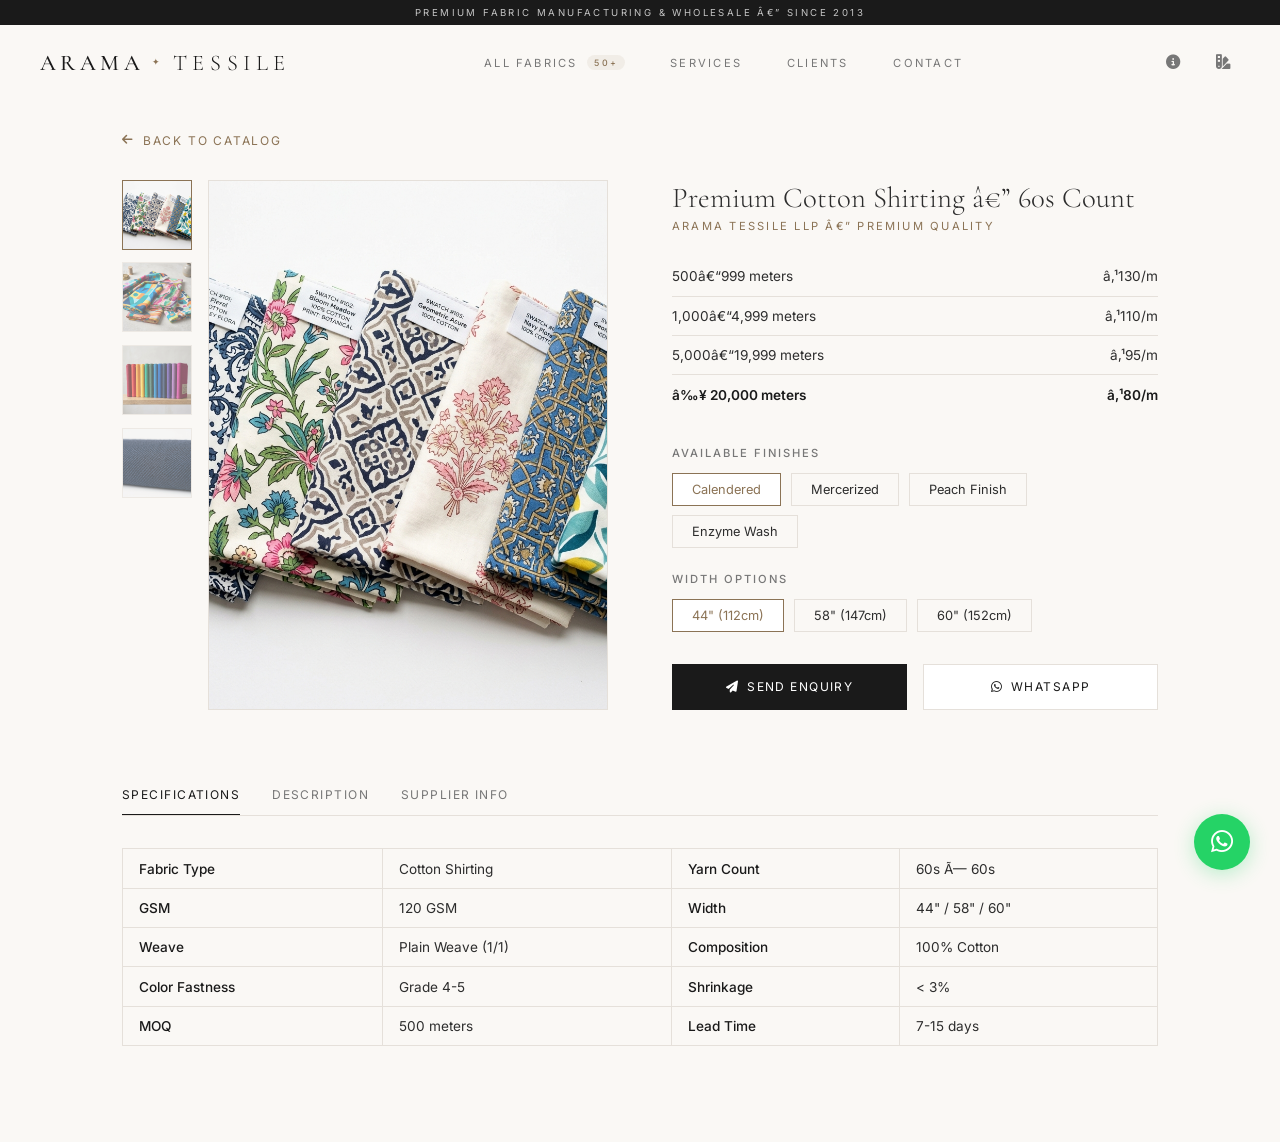
<file: product-detail.html>
<!DOCTYPE html>
<html lang="en">
<head>
<meta charset="UTF-8"><meta name="viewport" content="width=device-width, initial-scale=1.0">
<title>Premium Cotton Shirting â€” Arama Tessile LLP</title>
<link href="https://fonts.googleapis.com/css2?family=Cormorant+Garamond:wght@300;400;500;600&family=Inter:wght@300;400;500;600&display=swap" rel="stylesheet">
<link rel="stylesheet" href="https://cdnjs.cloudflare.com/ajax/libs/font-awesome/6.4.0/css/all.min.css">
<link rel="stylesheet" href="css/styles.css">
<style>
.pd-container{max-width:1100px;margin:0 auto;padding:8rem 2rem 4rem}
.pd-back{font-size:.75rem;letter-spacing:.15em;text-transform:uppercase;color:var(--accent);text-decoration:none;display:inline-flex;align-items:center;gap:.5rem;margin-bottom:2rem;transition:color .3s}
.pd-back:hover{color:var(--black)}
.pd-grid{display:grid;grid-template-columns:1fr 1fr;gap:4rem}
.pd-gallery{display:flex;gap:1rem}
.pd-thumbs{display:flex;flex-direction:column;gap:.8rem}
.pd-thumbs img{width:70px;height:70px;object-fit:cover;border:1px solid var(--border);cursor:pointer;transition:border-color .3s;opacity:.6}
.pd-thumbs img.active{border-color:var(--accent);opacity:1}
.pd-main-img{flex:1;aspect-ratio:1;overflow:hidden;cursor:zoom-in;border:1px solid var(--border)}
.pd-main-img img{width:100%;height:100%;object-fit:cover;transition:transform .6s}
.pd-main-img:hover img{transform:scale(1.8)}
.pd-details h1{font-family:'Cormorant Garamond',serif;font-size:1.8rem;font-weight:300;margin-bottom:.3rem}
.pd-brand{font-size:.7rem;letter-spacing:.2em;text-transform:uppercase;color:var(--accent);margin-bottom:1.5rem}
.pd-price-table{width:100%;border-collapse:collapse;margin-bottom:2rem}
.pd-price-table td{padding:.7rem 0;border-bottom:1px solid var(--border);font-size:.85rem}
.pd-price-table tr:last-child td{font-weight:600;color:var(--black);border-bottom:none}
.pd-section{margin-bottom:1.5rem}
.pd-section h3{font-size:.7rem;letter-spacing:.18em;text-transform:uppercase;color:var(--text-light);margin-bottom:.8rem;font-family:'Inter',sans-serif;font-weight:500}
.pd-options{display:flex;gap:.6rem;flex-wrap:wrap}
.pd-option{border:1px solid var(--border);padding:.5rem 1.2rem;font-size:.8rem;cursor:pointer;transition:all .3s;background:var(--bg)}
.pd-option.active{border-color:var(--accent);color:var(--accent);background:var(--white)}
.pd-option:hover{border-color:var(--accent)}
.pd-actions{display:flex;gap:1rem;margin-top:2rem}
.pd-btn{flex:1;padding:.9rem;font-family:'Inter',sans-serif;font-size:.75rem;letter-spacing:.12em;text-transform:uppercase;cursor:pointer;transition:all .3s;text-align:center;text-decoration:none;display:flex;align-items:center;justify-content:center;gap:.5rem}
.pd-btn.primary{background:var(--black);color:#fff;border:1px solid var(--black)}
.pd-btn.primary:hover{background:var(--accent);border-color:var(--accent)}
.pd-btn.secondary{background:var(--white);color:var(--black);border:1px solid var(--border)}
.pd-btn.secondary:hover{border-color:var(--black)}
.pd-tabs{display:flex;gap:2rem;border-bottom:1px solid var(--border);margin-top:4rem}
.pd-tab{background:none;border:none;padding:.8rem 0;font-size:.75rem;letter-spacing:.12em;text-transform:uppercase;cursor:pointer;color:var(--text-light);transition:color .3s;font-family:'Inter',sans-serif}
.pd-tab.active{color:var(--black);border-bottom:1px solid var(--black)}
.tab-content{display:none;padding:2rem 0}
.tab-content.active{display:block}
.attr-table{width:100%;border-collapse:collapse}
.attr-table td{border:1px solid var(--border);padding:.7rem 1rem;font-size:.85rem}
.attr-table td:nth-child(odd){background:var(--bg);font-weight:500;color:var(--black)}
@media(max-width:768px){.pd-grid{grid-template-columns:1fr}.pd-gallery{flex-direction:column-reverse}.pd-thumbs{flex-direction:row;overflow-x:auto}}
</style>
</head>
<body>

<div class="etro-topbar"><div class="etro-topbar-inner"><span>Premium Fabric Manufacturing & Wholesale â€” Since 2013</span></div></div>

<header class="etro-header" id="site-header">
    <nav class="etro-nav">
        <div class="etro-nav-left"><a href="index.html" class="etro-logo"><span class="logo-word" data-text="ARAMA">ARAMA</span><span class="logo-sep">✦</span><span class="logo-word logo-light" data-text="TESSILE">TESSILE</span></a></div>
        <div class="etro-nav-center">
            <a href="products.html" class="etro-nav-link">All Fabrics<span class="etro-nav-count">50+</span></a>
            <a href="services.html" class="etro-nav-link">Services</a>
            <a href="clients.html" class="etro-nav-link">Clients</a>
            <a href="contact.html" class="etro-nav-link">Contact</a>
        </div>
        <div class="etro-nav-right">
            <a href="about.html" class="etro-nav-icon"><i class="fas fa-info-circle"></i></a>
            <a href="contact.html" class="etro-nav-icon"><i class="fas fa-swatchbook"></i></a>
        </div>
        <button class="etro-menu-btn" id="mobile-menu-btn" aria-label="Menu"><span></span><span></span><span></span></button>
    </nav>
</header>

<div id="mobile-menu" class="etro-mobile-menu closed">
    <div class="etro-mobile-header"><span class="etro-logo"><span class="logo-word">ARAMA</span><span class="logo-sep">✦</span><span class="logo-word logo-light">TESSILE</span></span><button id="mobile-menu-close" aria-label="Close"><i class="fas fa-times"></i></button></div>
    <div class="etro-mobile-links"><a href="index.html">Home</a><a href="products.html">All Fabrics</a><a href="about.html">About</a><a href="services.html">Services</a><a href="clients.html">Clients</a><a href="contact.html">Contact</a></div>
</div>

<div class="pd-container">
    <a href="products.html" class="pd-back"><i class="fas fa-arrow-left"></i> Back to Catalog</a>

    <div class="pd-grid">
        <div class="pd-gallery">
            <div class="pd-thumbs">
                <img src="images/fabrics/cotton-shirting.png" alt="White" class="active" onclick="switchImage(this)">
                <img src="images/fabrics/printed-fabric.png" alt="Printed" onclick="switchImage(this)">
                <img src="images/fabrics/dyed-fabric.png" alt="Dyed" onclick="switchImage(this)">
                <img src="images/fabrics/woven-fabric.png" alt="Woven" onclick="switchImage(this)">
            </div>
            <div class="pd-main-img">
                <img id="mainImage" src="images/fabrics/cotton-shirting.png" alt="Premium Cotton Shirting">
            </div>
        </div>

        <div class="pd-details">
            <h1>Premium Cotton Shirting â€” 60s Count</h1>
            <div class="pd-brand">Arama Tessile LLP â€” Premium Quality</div>

            <table class="pd-price-table">
                <tr><td>500â€“999 meters</td><td style="text-align:right">â‚¹130/m</td></tr>
                <tr><td>1,000â€“4,999 meters</td><td style="text-align:right">â‚¹110/m</td></tr>
                <tr><td>5,000â€“19,999 meters</td><td style="text-align:right">â‚¹95/m</td></tr>
                <tr><td>â‰¥ 20,000 meters</td><td style="text-align:right">â‚¹80/m</td></tr>
            </table>

            <div class="pd-section"><h3>Available Finishes</h3>
                <div class="pd-options">
                    <div class="pd-option active" onclick="selectOpt(this)">Calendered</div>
                    <div class="pd-option" onclick="selectOpt(this)">Mercerized</div>
                    <div class="pd-option" onclick="selectOpt(this)">Peach Finish</div>
                    <div class="pd-option" onclick="selectOpt(this)">Enzyme Wash</div>
                </div>
            </div>

            <div class="pd-section"><h3>Width Options</h3>
                <div class="pd-options">
                    <div class="pd-option active" onclick="selectOpt(this)">44" (112cm)</div>
                    <div class="pd-option" onclick="selectOpt(this)">58" (147cm)</div>
                    <div class="pd-option" onclick="selectOpt(this)">60" (152cm)</div>
                </div>
            </div>

            <div class="pd-actions">
                <button class="pd-btn primary" onclick="alert('Enquiry sent! We will contact you within 24 hours.')"><i class="fas fa-paper-plane"></i> Send Enquiry</button>
                <a href="https://wa.me/919999999999" class="pd-btn secondary" target="_blank"><i class="fab fa-whatsapp"></i> WhatsApp</a>
            </div>
        </div>
    </div>

    <div class="pd-tabs">
        <button class="pd-tab active" onclick="switchTab('attributes')">Specifications</button>
        <button class="pd-tab" onclick="switchTab('description')">Description</button>
        <button class="pd-tab" onclick="switchTab('supplier')">Supplier Info</button>
    </div>
    <div class="tab-content active" id="attributes">
        <table class="attr-table">
            <tr><td>Fabric Type</td><td>Cotton Shirting</td><td>Yarn Count</td><td>60s Ã— 60s</td></tr>
            <tr><td>GSM</td><td>120 GSM</td><td>Width</td><td>44" / 58" / 60"</td></tr>
            <tr><td>Weave</td><td>Plain Weave (1/1)</td><td>Composition</td><td>100% Cotton</td></tr>
            <tr><td>Color Fastness</td><td>Grade 4-5</td><td>Shrinkage</td><td>&lt; 3%</td></tr>
            <tr><td>MOQ</td><td>500 meters</td><td>Lead Time</td><td>7-15 days</td></tr>
        </table>
    </div>
    <div class="tab-content" id="description"><p style="line-height:1.8;color:var(--text-light)">Our Premium Cotton Shirting is crafted from 60s count yarn, delivering smooth hand feel with excellent drape. Available in 40+ prints and 200+ dyed colors with superior color fastness (Grade 4-5) and minimal shrinkage (&lt;3%).</p></div>
    <div class="tab-content" id="supplier"><p style="line-height:1.8;color:var(--text-light)"><strong>Arama Tessile LLP</strong><br>LLPIN: AAB-8912 | GSTIN: 27AAYFA8415D1Z7<br><br><strong>Office:</strong> 102, Abhay House, 428 Kalbadevi Road, Mumbai 400002<br><strong>Factory:</strong> 4th Floor, 437/B Kewal Industrial Estate, Lower Parel, Mumbai 400013</p></div>
</div>

<a href="https://wa.me/919999999999" class="whatsapp-float" target="_blank"><i class="fab fa-whatsapp"></i></a>
<script src="js/script.js"></script>
<script>
function selectOpt(el){el.parentElement.querySelectorAll('.pd-option').forEach(o=>o.classList.remove('active'));el.classList.add('active')}
function switchTab(id){document.querySelectorAll('.pd-tab').forEach(t=>t.classList.remove('active'));document.querySelectorAll('.tab-content').forEach(c=>c.classList.remove('active'));document.querySelector(`[onclick="switchTab('${id}')"]`).classList.add('active');document.getElementById(id).classList.add('active')}
const zc=document.querySelector('.pd-main-img'),zi=document.getElementById('mainImage');
if(zc&&zi){zc.addEventListener('mousemove',e=>{const r=zc.getBoundingClientRect();zi.style.transformOrigin=`${((e.clientX-r.left)/r.width)*100}% ${((e.clientY-r.top)/r.height)*100}%`});zc.addEventListener('mouseleave',()=>{zi.style.transformOrigin='center'})}
</script>
</body>
</html>
</file>
<file: css/styles.css>
/* === ARAMA TESSILE — ETRO CLONE DESIGN === */
@import url('https://fonts.googleapis.com/css2?family=Cormorant+Garamond:wght@300;400;500;600&family=Inter:wght@300;400;500;600&display=swap');

:root {
    --bg: #FAF8F5; --white: #fff; --black: #1A1A1A; --text: #2D2D2D;
    --text-light: #777; --accent: #8B7355; --accent-light: #C4B498;
    --border: #E5E0DA; --dark: #111;
}
*{margin:0;padding:0;box-sizing:border-box}
html{scroll-behavior:smooth}
body{font-family:'Inter',sans-serif;color:var(--text);background:var(--bg);overflow-x:hidden;-webkit-font-smoothing:antialiased;cursor:none}
body.loaded .preloader{pointer-events:none}

/* === PRELOADER === */
.preloader{position:fixed;inset:0;z-index:9999;background:var(--black);display:flex;flex-direction:column;align-items:center;justify-content:center;gap:1.5rem}
.preloader-text{font-family:'Cormorant Garamond',serif;font-size:2rem;font-weight:300;color:var(--white);letter-spacing:.1em}
.preloader-line{width:60px;height:1px;background:var(--accent-light);transform:scaleX(0);transform-origin:left}

/* === CUSTOM CURSOR === */
.custom-cursor{position:fixed;width:8px;height:8px;background:var(--accent);border-radius:50%;pointer-events:none;z-index:9998;transform:translate(-50%,-50%);transition:width .3s,height .3s,background .3s;mix-blend-mode:difference}
.cursor-follower{position:fixed;width:36px;height:36px;border:1px solid rgba(139,115,85,.4);border-radius:50%;pointer-events:none;z-index:9997;transform:translate(-50%,-50%);transition:width .4s,height .4s,border-color .3s}
.custom-cursor.hover{width:50px;height:50px;background:rgba(139,115,85,.15);mix-blend-mode:normal}
.cursor-follower.hover{width:60px;height:60px;border-color:var(--accent)}
@media(max-width:1024px),(pointer:coarse){body{cursor:auto}.custom-cursor,.cursor-follower{display:none!important}}

/* === PREMIUM TRANSITIONS === */
.etro-fabric-card{transform-style:preserve-3d;will-change:transform}
.etro-fabric-card .etro-fabric-img{overflow:hidden;position:relative}
.etro-fabric-card .etro-fabric-img::after{content:'';position:absolute;inset:0;background:linear-gradient(to top,rgba(0,0,0,.15) 0%,transparent 40%);opacity:0;transition:opacity .5s}
.etro-fabric-card:hover .etro-fabric-img::after{opacity:1}
.etro-fabric-info{transition:transform .4s ease}
.etro-fabric-card:hover .etro-fabric-info{transform:translateY(-4px)}

.etro-collection-panel{overflow:hidden}
.etro-collection-panel .etro-collection-overlay{transition:transform .5s ease}
.etro-collection-panel:hover .etro-collection-overlay{transform:translateY(-8px)}
.etro-collection-cta i{transition:transform .3s}
.etro-collection-panel:hover .etro-collection-cta i{transform:translateX(5px)}

/* Header scroll state */
.etro-header.scrolled{background:rgba(250,248,245,.98);box-shadow:0 1px 30px rgba(0,0,0,.04)}
.etro-header.scrolled .etro-nav{padding:.6rem 2rem}

/* Smooth section transitions */
section{position:relative}

/* Links hover line animation */
.etro-text-link i,.etro-collection-cta i{display:inline-block}

/* Service hover glow */
.etro-service-item,.etro-service-full-card{position:relative;overflow:hidden}
.etro-service-item::before,.etro-service-full-card::before{content:'';position:absolute;top:0;left:-100%;width:100%;height:2px;background:linear-gradient(90deg,transparent,var(--accent),transparent);transition:left .6s ease}
.etro-service-item:hover::before,.etro-service-full-card:hover::before{left:100%}

/* Button press effect */
.etro-hero-cta:active,.etro-sample-btn:active{transform:scale(0.97)}

/* Topbar text animation */
.etro-topbar{overflow:hidden}
.etro-topbar span{display:inline-block;animation:topbarSlide 20s linear infinite}
@keyframes topbarSlide{0%{transform:translateX(0)}100%{transform:translateX(-50%)}}



/* === TOPBAR === */
.etro-topbar{background:var(--black);color:rgba(255,255,255,.75);text-align:center;padding:.45rem 1rem;font-size:.6rem;letter-spacing:.25em;text-transform:uppercase;position:fixed;top:0;left:0;width:100%;z-index:1101;transition:transform .4s;display:flex;align-items:center;justify-content:center;gap:2rem}

/* === HEADER — ULTRA PREMIUM === */
.etro-header{position:fixed;top:28px;left:0;width:100%;z-index:1100;transition:all .5s cubic-bezier(.25,.1,.25,1);background:transparent;border-bottom:1px solid transparent}
.etro-header.scrolled{background:rgba(250,248,245,.92);backdrop-filter:blur(20px) saturate(1.8);-webkit-backdrop-filter:blur(20px) saturate(1.8);border-bottom:1px solid rgba(229,224,218,.4);box-shadow:0 4px 30px rgba(0,0,0,.03)}
.etro-header.nav-hidden{transform:translateY(-100%)}
.etro-nav{max-width:1400px;margin:0 auto;display:flex;align-items:center;justify-content:space-between;padding:1.1rem 2.5rem;transition:padding .4s}
.etro-header.scrolled .etro-nav{padding:.7rem 2.5rem}

/* Hero transparent state — bright white text over dark backgrounds */
.etro-header.hero-transparent .etro-logo{color:#fff;text-shadow:0 1px 8px rgba(0,0,0,.2)}
.etro-header.hero-transparent .etro-nav-link{color:rgba(255,255,255,.95);text-shadow:0 1px 6px rgba(0,0,0,.15)}
.etro-header.hero-transparent .etro-nav-link:hover{color:#fff}
.etro-header.hero-transparent .etro-nav-count{color:#fff;background:rgba(255,255,255,.2)}
.etro-header.hero-transparent .etro-nav-icon{color:rgba(255,255,255,.9)}
.etro-header.hero-transparent .etro-nav-icon:hover{color:#fff}
.etro-header.hero-transparent .etro-menu-btn span{background:#fff}
/* Scrolled = back to dark */
.etro-header.scrolled.hero-transparent .etro-logo{color:var(--black)}
.etro-header.scrolled.hero-transparent .etro-nav-link{color:var(--text-light)}
.etro-header.scrolled.hero-transparent .etro-nav-link:hover{color:var(--black)}
.etro-header.scrolled.hero-transparent .etro-nav-count{color:var(--accent);background:rgba(139,115,85,.08)}
.etro-header.scrolled.hero-transparent .etro-nav-icon{color:var(--text-light)}
.etro-header.scrolled.hero-transparent .etro-nav-icon:hover{color:var(--accent)}
.etro-header.scrolled.hero-transparent .etro-menu-btn span{background:var(--black)}

/* Logo — Premium Split */
.etro-logo{font-family:'Cormorant Garamond',serif;font-size:1.4rem;font-weight:500;color:var(--black);text-decoration:none;letter-spacing:.2em;position:relative;display:inline-flex;align-items:center;gap:0;text-transform:uppercase;transition:all .4s}
.etro-logo:hover{opacity:.8}
.etro-logo::after{content:'';position:absolute;bottom:-4px;left:0;width:0;height:1px;background:linear-gradient(90deg,var(--accent),transparent);transition:width .5s}
.etro-logo:hover::after{width:100%}
.logo-word{display:inline-block;overflow:hidden}
.logo-light{font-weight:300;letter-spacing:.25em}
.logo-sep{color:var(--accent);font-size:.55rem;margin:0 .5rem;display:inline-block;transition:all .4s}
.etro-logo:hover .logo-sep{transform:rotate(90deg) scale(1.3)}
.logo-char{display:inline-block}

/* Nav Links */
.etro-nav-center{display:flex;gap:2.8rem;align-items:center}
.etro-nav-link{font-size:.7rem;font-weight:400;letter-spacing:.2em;text-transform:uppercase;color:var(--text-light);text-decoration:none;position:relative;transition:color .4s;display:flex;align-items:center;gap:.4rem;padding:.3rem 0}
.etro-nav-link:hover{color:var(--black)}
.etro-nav-link::before{content:'';position:absolute;bottom:-2px;left:50%;width:0;height:1px;background:linear-gradient(90deg,var(--accent),var(--accent-light));transition:all .4s cubic-bezier(.25,.1,.25,1);transform:translateX(-50%)}
.etro-nav-link:hover::before{width:100%}
.etro-nav-link::after{content:none}
.etro-nav-count{font-size:.55rem;color:var(--accent);font-weight:500;background:rgba(139,115,85,.08);padding:.15rem .45rem;border-radius:10px;margin-left:.2rem;transition:all .3s}
.etro-nav-link:hover .etro-nav-count{background:rgba(139,115,85,.15);color:var(--black)}

/* Right Icons */
.etro-nav-right{display:flex;gap:1rem;align-items:center}
.etro-nav-icon{width:34px;height:34px;display:flex;align-items:center;justify-content:center;color:var(--text-light);font-size:.9rem;transition:all .3s;text-decoration:none;border-radius:50%;position:relative}
.etro-nav-icon::before{content:'';position:absolute;inset:0;border-radius:50%;border:1px solid transparent;transition:all .3s}
.etro-nav-icon:hover{color:var(--accent)}
.etro-nav-icon:hover::before{border-color:rgba(139,115,85,.25);transform:scale(1.15)}

/* Hamburger — Animated */
.etro-menu-btn{display:none;flex-direction:column;gap:5px;background:none;border:none;cursor:pointer;padding:6px;position:relative;width:30px;height:24px;justify-content:center}
.etro-menu-btn span{width:22px;height:1.5px;background:var(--black);transition:all .4s cubic-bezier(.25,.1,.25,1);display:block;transform-origin:center}

/* === MOBILE MENU — FULLSCREEN PREMIUM === */
.etro-mobile-menu{position:fixed;inset:0;background:var(--black);z-index:2000;display:flex;flex-direction:column;transition:clip-path .6s cubic-bezier(.77,0,.175,1);clip-path:circle(0% at calc(100% - 40px) 30px)}
.etro-mobile-menu.open{clip-path:circle(150% at calc(100% - 40px) 30px)}
.etro-mobile-menu.closed{clip-path:circle(0% at calc(100% - 40px) 30px);pointer-events:none}
.etro-mobile-header{display:flex;justify-content:space-between;align-items:center;padding:1.5rem 2rem;border-bottom:1px solid rgba(255,255,255,.06)}
.etro-mobile-header .etro-logo{color:#fff}
.etro-mobile-header button{background:none;border:1px solid rgba(255,255,255,.15);width:36px;height:36px;display:flex;align-items:center;justify-content:center;color:#fff;cursor:pointer;font-size:1rem;transition:all .3s}
.etro-mobile-header button:hover{background:var(--accent);border-color:var(--accent)}
.etro-mobile-links{flex:1;display:flex;flex-direction:column;padding:3rem 2.5rem;gap:0;justify-content:center}
.etro-mobile-links a{font-family:'Cormorant Garamond',serif;font-size:2rem;font-weight:300;letter-spacing:.05em;color:rgba(255,255,255,.4);text-decoration:none;padding:1rem 0;border-bottom:1px solid rgba(255,255,255,.04);transition:all .4s;position:relative;padding-left:0}
.etro-mobile-links a:hover,.etro-mobile-links a.active{color:#fff;padding-left:1rem}
.etro-mobile-links a::before{content:'';position:absolute;left:0;top:50%;width:0;height:1px;background:var(--accent);transition:width .3s;transform:translateY(-50%)}
.etro-mobile-links a:hover::before,.etro-mobile-links a.active::before{width:.5rem}
.etro-mobile-footer{padding:2rem 2.5rem;border-top:1px solid rgba(255,255,255,.06)}
.etro-mobile-cta{display:block;text-align:center;background:transparent;color:var(--accent-light);padding:1rem;font-size:.7rem;letter-spacing:.2em;text-transform:uppercase;text-decoration:none;border:1px solid rgba(139,115,85,.3);transition:all .3s}
.etro-mobile-cta:hover{background:var(--accent);color:#fff;border-color:var(--accent)}
.etro-mobile-cta:hover{background:var(--accent)}

/* === HERO === */
.etro-hero{position:relative;height:100vh;min-height:600px;display:flex;align-items:center;justify-content:center;overflow:hidden}
.etro-hero-bg{position:absolute;inset:0;z-index:1}
.etro-hero-bg img,.etro-hero-bg video{width:100%;height:100%;object-fit:cover}
.etro-hero-overlay{position:absolute;inset:0;background:rgba(0,0,0,.35);z-index:2}
.etro-hero-content{position:relative;z-index:3;text-align:center;padding:2rem}
.etro-hero-label{font-size:.7rem;letter-spacing:.3em;text-transform:uppercase;color:rgba(255,255,255,.7);margin-bottom:1.5rem}
.etro-hero-title{font-family:'Cormorant Garamond',serif;font-size:clamp(3rem,8vw,6rem);font-weight:300;color:#fff;line-height:1.05;margin-bottom:2.5rem;letter-spacing:.03em}
.etro-hero-cta{display:inline-block;font-size:.7rem;letter-spacing:.25em;text-transform:uppercase;color:#fff;border:1px solid rgba(255,255,255,.5);padding:1rem 3rem;text-decoration:none;transition:all .4s}
.etro-hero-cta:hover{background:#fff;color:var(--black);border-color:#fff}
.etro-scroll-hint{position:absolute;bottom:2rem;left:50%;transform:translateX(-50%);z-index:3}
.etro-scroll-line{width:1px;height:50px;background:rgba(255,255,255,.3);animation:scrollLine 2s infinite}
@keyframes scrollLine{0%{transform:scaleY(0);transform-origin:top}50%{transform:scaleY(1);transform-origin:top}51%{transform-origin:bottom}100%{transform:scaleY(0);transform-origin:bottom}}

/* === BRAND STORY === */
.etro-story{padding:6rem 2rem;text-align:center;background:var(--white)}
.etro-story-inner{max-width:700px;margin:0 auto}
.etro-story-label{font-size:.7rem;letter-spacing:.3em;text-transform:uppercase;color:var(--accent);margin-bottom:1rem}
.etro-story-title{font-family:'Cormorant Garamond',serif;font-size:clamp(1.8rem,4vw,2.8rem);font-weight:300;color:var(--black);line-height:1.2;margin-bottom:1.5rem}
.etro-story-desc{font-size:.95rem;color:var(--text-light);line-height:1.8;letter-spacing:.02em}

/* Story Premium Split */
.etro-story{overflow:hidden}
.story-premium{display:grid;grid-template-columns:1fr 1fr;gap:0;max-width:none;padding:0;position:relative}
.story-left{padding:5rem 4rem 5rem 6rem;display:flex;flex-direction:column;justify-content:center;position:relative;background:var(--bg);overflow:hidden}
.story-bg-text{position:absolute;top:50%;left:-5%;transform:translateY(-50%);font-family:'Cormorant Garamond',serif;font-size:20rem;font-weight:300;color:rgba(0,0,0,.03);line-height:1;pointer-events:none;z-index:0;letter-spacing:-.05em}
.story-deco-line{position:relative;z-index:1;width:50px;height:2px;background:linear-gradient(90deg,var(--accent),var(--accent-light));margin-bottom:1.5rem}
.story-left .etro-story-label{position:relative;z-index:1}
.story-left .etro-story-title{position:relative;z-index:1}
.story-left .etro-story-desc{position:relative;z-index:1}

/* Story Features */
.story-features{display:flex;gap:2rem;margin:2rem 0;position:relative;z-index:1}
.story-feature{display:flex;align-items:flex-start;gap:.7rem}
.story-feature-icon{width:38px;height:38px;border:1px solid var(--border);display:flex;align-items:center;justify-content:center;color:var(--accent);font-size:.75rem;flex-shrink:0;transition:all .3s}
.story-feature:hover .story-feature-icon{background:var(--black);color:var(--accent-light);border-color:var(--black);transform:translateY(-2px)}
.story-feature strong{display:block;font-size:.75rem;letter-spacing:.08em;color:var(--black);font-weight:600}
.story-feature span{font-size:.65rem;color:var(--text-light);letter-spacing:.04em}

.story-stats{display:flex;align-items:center;gap:2rem;margin:1.5rem 0;position:relative;z-index:1;padding:1.5rem 0;border-top:1px solid var(--border);border-bottom:1px solid var(--border)}
.story-stat{text-align:center}
.story-stat-num{font-family:'Cormorant Garamond',serif;font-size:2.8rem;font-weight:300;color:var(--black);line-height:1}
.story-stat-plus{font-family:'Cormorant Garamond',serif;font-size:1.5rem;color:var(--accent);font-weight:300}
.story-stat-label{font-size:.6rem;letter-spacing:.2em;text-transform:uppercase;color:var(--text-light);margin-top:.3rem}
.story-stat-divider{width:1px;height:40px;background:var(--border)}
.story-cta{display:inline-flex;align-items:center;font-size:.7rem;letter-spacing:.2em;text-transform:uppercase;color:var(--black);text-decoration:none;padding:.8rem 0;border-bottom:1px solid var(--black);transition:all .3s;position:relative;z-index:1;margin-top:.5rem}
.story-cta:hover{color:var(--accent);border-color:var(--accent);padding-left:.5rem}

/* Story Image Side */
.story-right{position:relative;overflow:hidden;min-height:600px;background:var(--black)}
.story-img-wrap{position:absolute;inset:0}
.story-img{width:100%;height:120%;object-fit:cover;display:block;transition:transform 1s;position:absolute;top:-10%}
.story-right:hover .story-img{transform:scale(1.03)}
.story-img-overlay{position:absolute;inset:0;background:linear-gradient(135deg,rgba(0,0,0,.3) 0%,transparent 50%);z-index:1}
.story-img-badge{position:absolute;bottom:2rem;right:2rem;background:rgba(0,0,0,.7);backdrop-filter:blur(10px);color:#fff;padding:1rem 1.5rem;text-align:center;font-size:.65rem;letter-spacing:.15em;text-transform:uppercase;line-height:1.4;z-index:2;border:1px solid rgba(255,255,255,.08)}
.story-img-badge strong{display:block;font-family:'Cormorant Garamond',serif;font-size:2rem;font-weight:400;letter-spacing:.05em;color:var(--accent-light)}
.story-img-tag{position:absolute;top:2rem;left:2rem;background:rgba(255,255,255,.9);backdrop-filter:blur(10px);color:var(--black);padding:.5rem 1rem;font-size:.6rem;letter-spacing:.15em;text-transform:uppercase;z-index:2;display:flex;align-items:center;gap:.4rem}
.story-img-tag i{color:var(--accent)}
@media(max-width:992px){.story-premium{grid-template-columns:1fr}.story-left{padding:3rem 2rem}.story-right{min-height:350px;position:relative}.story-img{position:relative;top:0;height:100%}.story-features{flex-direction:column;gap:1rem}.story-bg-text{font-size:10rem}}


/* === FABRIC GRID — PREMIUM === */
.etro-fabrics{padding:0;background:var(--white)}

/* Section Header */
.fab-header{text-align:center;padding:5rem 2rem 3rem;max-width:600px;margin:0 auto}
.fab-header-line{width:40px;height:2px;background:linear-gradient(90deg,var(--accent),var(--accent-light));margin:0 auto 1.2rem}
.fab-header-label{font-size:.65rem;letter-spacing:.3em;text-transform:uppercase;color:var(--accent);margin-bottom:.8rem;font-weight:500}
.fab-header-title{font-family:'Cormorant Garamond',serif;font-size:clamp(1.8rem,4vw,2.6rem);font-weight:300;color:var(--black);line-height:1.2;margin-bottom:1rem}
.fab-header-desc{font-size:.85rem;color:var(--text-light);line-height:1.7}

.etro-fabrics-grid{display:grid;grid-template-columns:repeat(3,1fr);gap:1px;background:var(--border)}
.etro-fabric-card{display:block;text-decoration:none;color:inherit;background:var(--white);overflow:hidden;transition:all .5s}
.etro-fabric-card:hover{background:var(--bg)}
.etro-fabric-img{width:100%;height:380px;overflow:hidden;position:relative}
.etro-fabric-img img{width:100%;height:100%;object-fit:cover;transition:transform .8s cubic-bezier(.25,.1,.25,1)}
.etro-fabric-card:hover .etro-fabric-img img{transform:scale(1.08)}

/* Hover Overlay */
.fab-card-overlay{position:absolute;inset:0;background:rgba(0,0,0,.4);backdrop-filter:blur(2px);display:flex;align-items:center;justify-content:center;opacity:0;transition:opacity .4s;z-index:2}
.etro-fabric-card:hover .fab-card-overlay{opacity:1}
.fab-view-btn{color:#fff;font-size:.65rem;letter-spacing:.2em;text-transform:uppercase;padding:.7rem 1.5rem;border:1px solid rgba(255,255,255,.5);transition:all .3s;display:flex;align-items:center;gap:.5rem}
.fab-view-btn:hover{background:#fff;color:var(--black)}

/* Badges */
.fab-badge{position:absolute;top:1rem;left:1rem;background:var(--black);color:#fff;font-size:.55rem;letter-spacing:.15em;text-transform:uppercase;padding:.35rem .8rem;z-index:3}
.fab-badge.bestseller{background:var(--accent)}
.fab-badge.new{background:#2d6a4f}

.etro-fabric-info{padding:1.2rem 1.5rem 1.5rem;text-align:left;position:relative}
.etro-fabric-info h3{font-family:'Cormorant Garamond',serif;font-size:1.15rem;font-weight:400;margin-bottom:.3rem;letter-spacing:.02em}
.etro-fabric-info span{display:block;font-size:.75rem;color:var(--text-light);letter-spacing:.08em}
.etro-fabric-price{margin-top:.4rem;color:var(--accent)!important;font-weight:500;font-size:.8rem!important;letter-spacing:.05em!important}

/* View All Footer */
.fab-footer{text-align:center;padding:3rem 2rem 4rem;background:var(--white)}
.fab-view-all{display:inline-flex;align-items:center;gap:.6rem;font-size:.7rem;letter-spacing:.2em;text-transform:uppercase;color:var(--black);text-decoration:none;padding:.9rem 2.5rem;border:1px solid var(--black);transition:all .3s}
.fab-view-all:hover{background:var(--black);color:#fff}

/* === COLLECTION PANELS === */
.etro-collections{display:grid;grid-template-columns:repeat(3,1fr);gap:0;background:var(--bg)}
.etro-collection-panel{position:relative;height:500px;overflow:hidden;text-decoration:none;color:#fff;display:block}
.etro-collection-img{position:absolute;inset:0}
.etro-collection-img img{width:100%;height:100%;object-fit:cover;transition:transform .8s}
.etro-collection-panel:hover .etro-collection-img img{transform:scale(1.05)}
.etro-collection-overlay{position:absolute;inset:0;background:linear-gradient(to top,rgba(0,0,0,.6) 0%,transparent 60%);display:flex;flex-direction:column;justify-content:flex-end;padding:2.5rem;z-index:2}
.etro-collection-label{font-size:.65rem;letter-spacing:.25em;text-transform:uppercase;color:rgba(255,255,255,.6);margin-bottom:.5rem}
.etro-collection-overlay h3{font-family:'Cormorant Garamond',serif;font-size:1.6rem;font-weight:300;margin-bottom:.8rem}
.etro-collection-cta{font-size:.7rem;letter-spacing:.2em;text-transform:uppercase;color:rgba(255,255,255,.7);transition:color .3s;display:inline-flex;align-items:center;gap:.5rem}
.etro-collection-panel:hover .etro-collection-cta{color:#fff}

/* === STATS === */
.etro-stats{background:var(--white);border-top:1px solid var(--border);border-bottom:1px solid var(--border);padding:4rem 2rem}
.etro-stats-inner{max-width:1000px;margin:0 auto;display:grid;grid-template-columns:repeat(4,1fr);gap:2rem;text-align:center}
.etro-stat-num{display:block;font-family:'Cormorant Garamond',serif;font-size:2.8rem;font-weight:300;color:var(--black);margin-bottom:.3rem}
.etro-stat-label{font-size:.65rem;letter-spacing:.2em;text-transform:uppercase;color:var(--text-light)}

/* === SERVICES PREVIEW === */
/* === SERVICES PREVIEW — PREMIUM DARK === */
.srv-preview{position:relative;padding:6rem 2rem;background:var(--black);overflow:hidden}
.srv-preview-bg{position:absolute;inset:0;background-image:radial-gradient(rgba(255,255,255,.03) 1px,transparent 1px);background-size:30px 30px;pointer-events:none}
.srv-preview-inner{max-width:1200px;margin:0 auto;position:relative;z-index:1}
.srv-preview-header{text-align:center;margin-bottom:3.5rem}
.srv-preview-line{width:40px;height:2px;background:linear-gradient(90deg,var(--accent),var(--accent-light));margin:0 auto 1.2rem}
.srv-preview-label{font-size:.65rem;letter-spacing:.3em;text-transform:uppercase;color:var(--accent-light);margin-bottom:.8rem;font-weight:500}
.srv-preview-title{font-family:'Cormorant Garamond',serif;font-size:clamp(1.8rem,4vw,2.8rem);font-weight:300;color:#fff;line-height:1.2;margin-bottom:1rem}
.srv-preview-desc{font-size:.85rem;color:rgba(255,255,255,.45);line-height:1.7;max-width:500px;margin:0 auto}

.srv-preview-grid{display:grid;grid-template-columns:repeat(4,1fr);gap:1.5rem}
.srv-preview-card{background:rgba(255,255,255,.03);border:1px solid rgba(255,255,255,.06);padding:2.5rem 2rem;position:relative;transition:all .4s;overflow:hidden}
.srv-preview-card::before{content:'';position:absolute;top:0;left:0;width:100%;height:2px;background:linear-gradient(90deg,var(--accent),var(--accent-light));transform:scaleX(0);transition:transform .4s;transform-origin:left}
.srv-preview-card:hover::before{transform:scaleX(1)}
.srv-preview-card:hover{background:rgba(255,255,255,.06);border-color:rgba(139,115,85,.2);transform:translateY(-4px)}

.srv-card-icon{width:48px;height:48px;border:1px solid rgba(255,255,255,.1);display:flex;align-items:center;justify-content:center;color:var(--accent-light);font-size:1rem;margin-bottom:1.2rem;transition:all .4s}
.srv-preview-card:hover .srv-card-icon{background:var(--accent);color:#fff;border-color:var(--accent);transform:rotate(-5deg) scale(1.05)}

.srv-card-num{font-family:'Cormorant Garamond',serif;font-size:3rem;font-weight:300;color:rgba(255,255,255,.04);position:absolute;top:1rem;right:1.2rem;line-height:1;transition:color .4s}
.srv-preview-card:hover .srv-card-num{color:rgba(139,115,85,.15)}

.srv-preview-card h4{font-family:'Cormorant Garamond',serif;font-size:1.15rem;font-weight:400;color:#fff;margin-bottom:.6rem;letter-spacing:.02em}
.srv-preview-card p{font-size:.8rem;color:rgba(255,255,255,.4);line-height:1.7;margin-bottom:1rem}

.srv-card-link{font-size:.6rem;letter-spacing:.2em;text-transform:uppercase;color:var(--accent-light);text-decoration:none;display:inline-flex;align-items:center;gap:.4rem;transition:all .3s;opacity:0;transform:translateY(8px)}
.srv-preview-card:hover .srv-card-link{opacity:1;transform:translateY(0)}
.srv-card-link:hover{gap:.8rem;color:#fff}

.srv-preview-footer{text-align:center;margin-top:3rem}
.srv-preview-cta{display:inline-flex;align-items:center;gap:.6rem;font-size:.7rem;letter-spacing:.2em;text-transform:uppercase;color:var(--accent-light);text-decoration:none;padding:.9rem 2.5rem;border:1px solid rgba(139,115,85,.3);transition:all .3s}
.srv-preview-cta:hover{background:var(--accent);color:#fff;border-color:var(--accent)}

@media(max-width:992px){.srv-preview-grid{grid-template-columns:repeat(2,1fr)}}
@media(max-width:600px){.srv-preview-grid{grid-template-columns:1fr}}


/* === SAMPLE CTA === */
.etro-sample-cta{background:var(--black);padding:5rem 2rem;text-align:center;color:#fff}
.etro-sample-inner{max-width:600px;margin:0 auto}
.etro-sample-inner h3{font-family:'Cormorant Garamond',serif;font-size:1.8rem;font-weight:300;margin-bottom:.8rem}
.etro-sample-inner p{font-size:.9rem;color:rgba(255,255,255,.5);margin-bottom:2rem;line-height:1.6}
.etro-sample-btn{display:inline-block;font-size:.7rem;letter-spacing:.25em;text-transform:uppercase;color:var(--black);background:#fff;padding:1rem 3rem;text-decoration:none;transition:all .4s}
.etro-sample-btn:hover{background:var(--accent-light);color:var(--black)}

/* === FOOTER === */
.etro-footer{background:var(--dark);color:#fff;padding:4rem 2rem 1.5rem}
.etro-footer-inner{max-width:1100px;margin:0 auto;display:grid;grid-template-columns:repeat(3,1fr);gap:3rem;padding-bottom:3rem;border-bottom:1px solid rgba(255,255,255,.08)}
.etro-footer-col h5{font-size:.7rem;letter-spacing:.2em;text-transform:uppercase;color:var(--accent-light);margin-bottom:1.2rem;font-family:'Inter',sans-serif;font-weight:500}
.etro-footer-col ul{list-style:none;padding:0}
.etro-footer-col li{margin-bottom:.6rem}
.etro-footer-col a{color:rgba(255,255,255,.4);font-size:.85rem;text-decoration:none;transition:color .3s}
.etro-footer-col a:hover{color:var(--accent-light)}
.etro-footer-bottom{max-width:1100px;margin:1.5rem auto 0;text-align:center;font-size:.7rem;color:rgba(255,255,255,.25);letter-spacing:.1em}

/* === PREMIUM FOOTER === */
.ft{background:var(--dark);color:#fff;position:relative;overflow:hidden}
.ft::before{content:'';position:absolute;top:0;left:0;right:0;height:1px;background:linear-gradient(90deg,transparent,var(--accent),transparent)}
.ft-top{padding:4rem 2rem 3rem}
.ft-top-inner{max-width:1200px;margin:0 auto;display:grid;grid-template-columns:1.5fr 1fr 1fr 1fr;gap:3rem}
.ft-brand{padding-right:2rem}
.ft-logo{font-family:'Cormorant Garamond',serif;font-size:1.6rem;font-weight:400;color:#fff;text-decoration:none;display:block;margin-bottom:1rem;letter-spacing:.05em}
.ft-brand p{font-size:.85rem;color:rgba(255,255,255,.35);line-height:1.7;margin-bottom:1.5rem}
.ft-social{display:flex;gap:.5rem}
.ft-social-icon{width:36px;height:36px;border:1px solid rgba(255,255,255,.1);display:flex;align-items:center;justify-content:center;color:rgba(255,255,255,.4);text-decoration:none;transition:all .4s;font-size:.85rem}
.ft-social-icon:hover{background:var(--accent);border-color:var(--accent);color:#fff;transform:translateY(-3px)}
.ft-col h5{font-size:.65rem;letter-spacing:.2em;text-transform:uppercase;color:var(--accent-light);margin-bottom:1.2rem;font-family:'Inter',sans-serif;font-weight:500}
.ft-col ul{list-style:none;padding:0}
.ft-col li{margin-bottom:.6rem}
.ft-col a{color:rgba(255,255,255,.35);font-size:.85rem;text-decoration:none;transition:all .3s;display:inline-flex;align-items:center}
.ft-col a:hover{color:var(--accent-light);padding-left:4px}
.ft-bottom{border-top:1px solid rgba(255,255,255,.06);padding:1.5rem 2rem}
.ft-bottom-inner{max-width:1200px;margin:0 auto;display:flex;justify-content:space-between;align-items:center;font-size:.7rem;color:rgba(255,255,255,.2);letter-spacing:.08em}
@media(max-width:992px){.ft-top-inner{grid-template-columns:1fr 1fr;gap:2rem}}
@media(max-width:576px){.ft-top-inner{grid-template-columns:1fr;gap:1.5rem}.ft-bottom-inner{flex-direction:column;gap:.5rem;text-align:center}}


/* === WHATSAPP === */
.whatsapp-float{position:fixed;bottom:30px;right:30px;width:56px;height:56px;background:#25D366;border-radius:50%;display:flex;align-items:center;justify-content:center;color:#fff;font-size:1.6rem;box-shadow:0 4px 20px rgba(37,211,102,.3);z-index:999;transition:all .3s;text-decoration:none}
.whatsapp-float:hover{transform:scale(1.08);box-shadow:0 6px 25px rgba(37,211,102,.4)}

/* === PAGE HEADER === */
.etro-page-header{padding:10rem 2rem 4rem;text-align:center;background:var(--white);border-bottom:1px solid var(--border)}
.etro-page-header h1{font-family:'Cormorant Garamond',serif;font-size:clamp(2rem,5vw,3.5rem);font-weight:300;color:var(--black);margin-bottom:.5rem}
.etro-page-header p{font-size:.85rem;color:var(--text-light);letter-spacing:.1em}

/* === ABOUT PAGE === */
.etro-about-section{padding:5rem 2rem;max-width:1100px;margin:0 auto}
.etro-about-grid{display:grid;grid-template-columns:1fr 1fr;gap:4rem;align-items:center}
.etro-about-img{width:100%;height:450px;overflow:hidden}
.etro-about-img img{width:100%;height:100%;object-fit:cover}
.etro-about-text h2{font-family:'Cormorant Garamond',serif;font-size:2rem;font-weight:300;margin-bottom:1rem}
.etro-about-text p{font-size:.9rem;color:var(--text-light);line-height:1.8;margin-bottom:1rem}
.etro-about-features{list-style:none;padding:0;margin-top:1.5rem}
.etro-about-features li{padding:.6rem 0;border-bottom:1px solid var(--border);font-size:.85rem;color:var(--text);display:flex;align-items:center;gap:.8rem}
.etro-about-features li i{color:var(--accent);font-size:.8rem}

/* === LEADERS === */
.etro-leaders{display:grid;grid-template-columns:repeat(2,1fr);gap:1px;background:var(--border);max-width:800px;margin:0 auto}
.etro-leader-card{background:var(--white);padding:3rem;text-align:center}
.etro-leader-avatar{width:80px;height:80px;background:var(--black);border-radius:50%;margin:0 auto 1.2rem;display:flex;align-items:center;justify-content:center}
.etro-leader-avatar i{color:var(--accent-light);font-size:2rem}
.etro-leader-card h4{font-family:'Cormorant Garamond',serif;font-size:1.2rem;font-weight:400;margin-bottom:.3rem}
.etro-leader-card .role{font-size:.7rem;letter-spacing:.15em;text-transform:uppercase;color:var(--accent);margin-bottom:.8rem;display:block}
.etro-leader-card p{font-size:.85rem;color:var(--text-light);line-height:1.6}

/* === MVV CARDS === */
.etro-mvv-grid{display:grid;grid-template-columns:repeat(3,1fr);gap:1px;background:var(--border);max-width:1000px;margin:0 auto}
.etro-mvv-card{background:var(--white);padding:2.5rem;text-align:center}
.etro-mvv-card i{font-size:1.5rem;color:var(--accent);margin-bottom:1rem;display:block}
.etro-mvv-card h4{font-family:'Cormorant Garamond',serif;font-size:1.1rem;font-weight:400;margin-bottom:.6rem}
.etro-mvv-card p{font-size:.85rem;color:var(--text-light);line-height:1.6}

/* === CONTACT PAGE === */
.etro-contact-grid{display:grid;grid-template-columns:1fr 1fr;gap:4rem;max-width:1100px;margin:0 auto;padding:4rem 2rem}
.etro-contact-info h3{font-family:'Cormorant Garamond',serif;font-size:1.6rem;font-weight:300;margin-bottom:1.5rem}
.etro-contact-item{display:flex;gap:1rem;align-items:flex-start;margin-bottom:1.5rem}
.etro-contact-item i{color:var(--accent);font-size:1rem;margin-top:3px}
.etro-contact-item h5{font-size:.75rem;letter-spacing:.12em;text-transform:uppercase;color:var(--black);margin-bottom:.3rem;font-family:'Inter',sans-serif;font-weight:500}
.etro-contact-item p{font-size:.85rem;color:var(--text-light);line-height:1.5;margin:0}
.etro-form{background:var(--white);padding:2.5rem;border:1px solid var(--border)}
.etro-form h3{font-family:'Cormorant Garamond',serif;font-size:1.4rem;font-weight:300;margin-bottom:1.5rem}
.etro-form input,.etro-form textarea{width:100%;padding:.8rem 1rem;border:1px solid var(--border);background:var(--bg);font-family:'Inter',sans-serif;font-size:.85rem;margin-bottom:1rem;transition:border-color .3s;outline:none}
.etro-form input:focus,.etro-form textarea:focus{border-color:var(--accent)}
.etro-form textarea{resize:none;height:100px}
.etro-form button{width:100%;padding:1rem;background:var(--black);color:#fff;border:none;font-family:'Inter',sans-serif;font-size:.75rem;letter-spacing:.15em;text-transform:uppercase;cursor:pointer;transition:background .3s}
.etro-form button:hover{background:var(--accent)}

/* === SERVICES PAGE === */
.etro-services-full{max-width:1100px;margin:0 auto;padding:4rem 2rem}
.etro-services-full-grid{display:grid;grid-template-columns:repeat(3,1fr);gap:1px;background:var(--border)}
.etro-service-full-card{background:var(--white);padding:2.5rem;transition:background .3s}
.etro-service-full-card:hover{background:var(--bg)}
.etro-service-full-card .num{font-family:'Cormorant Garamond',serif;font-size:2.5rem;font-weight:300;color:rgba(139,115,85,.15);margin-bottom:.5rem;display:block}
.etro-service-full-card i{color:var(--accent);font-size:1.2rem;margin-bottom:1rem;display:block}
.etro-service-full-card h4{font-family:'Cormorant Garamond',serif;font-size:1.1rem;font-weight:400;margin-bottom:.5rem}
.etro-service-full-card p{font-size:.85rem;color:var(--text-light);line-height:1.6}

/* === CLIENTS PAGE === */
.etro-clients-grid{display:grid;grid-template-columns:repeat(6,1fr);gap:1px;background:var(--border);max-width:1000px;margin:0 auto}
.etro-client-card{background:var(--white);padding:2rem;text-align:center;transition:background .3s;cursor:default}
.etro-client-card:hover{background:var(--bg)}
.etro-client-card i{font-size:1.8rem;color:var(--accent);margin-bottom:.5rem;display:block}
.etro-client-card p{font-size:.75rem;font-weight:500;letter-spacing:.1em;text-transform:uppercase}
.etro-testimonial{max-width:700px;margin:3rem auto;background:var(--white);padding:2.5rem;border-left:2px solid var(--accent);text-align:left}
.etro-testimonial.hidden{display:none}
.etro-testimonial q{font-family:'Cormorant Garamond',serif;font-size:1.15rem;font-style:italic;line-height:1.7;color:var(--text);display:block;margin-bottom:1rem}
.etro-testimonial cite{font-size:.75rem;letter-spacing:.1em;text-transform:uppercase;color:var(--text-muted);font-style:normal}

/* === RESPONSIVE === */
@media(max-width:992px){
    .etro-nav-center{display:none}
    .etro-menu-btn{display:flex}
    .etro-fabrics-grid{grid-template-columns:repeat(2,1fr)}
    .etro-collections{grid-template-columns:1fr}
    .etro-collection-panel{height:350px}
    .etro-services-grid{grid-template-columns:repeat(2,1fr)}
    .etro-stats-inner{grid-template-columns:repeat(2,1fr)}
    .etro-about-grid{grid-template-columns:1fr;gap:2rem}
    .etro-about-img{height:300px}
    .etro-contact-grid{grid-template-columns:1fr;gap:2rem}
    .etro-services-full-grid{grid-template-columns:repeat(2,1fr)}
    .etro-mvv-grid{grid-template-columns:1fr}
    .etro-clients-grid{grid-template-columns:repeat(3,1fr)}
}
@media(max-width:576px){
    .etro-fabrics-grid{grid-template-columns:1fr}
    .etro-fabric-img{height:280px}
    .etro-nav{padding:.8rem 1rem}
    .etro-logo{font-size:1.3rem}
    .etro-hero-title{font-size:2.5rem}
    .etro-services-grid{grid-template-columns:1fr}
    .etro-stats-inner{grid-template-columns:repeat(2,1fr);gap:1.5rem}
    .etro-footer-inner{grid-template-columns:1fr;gap:2rem}
}
</file>
